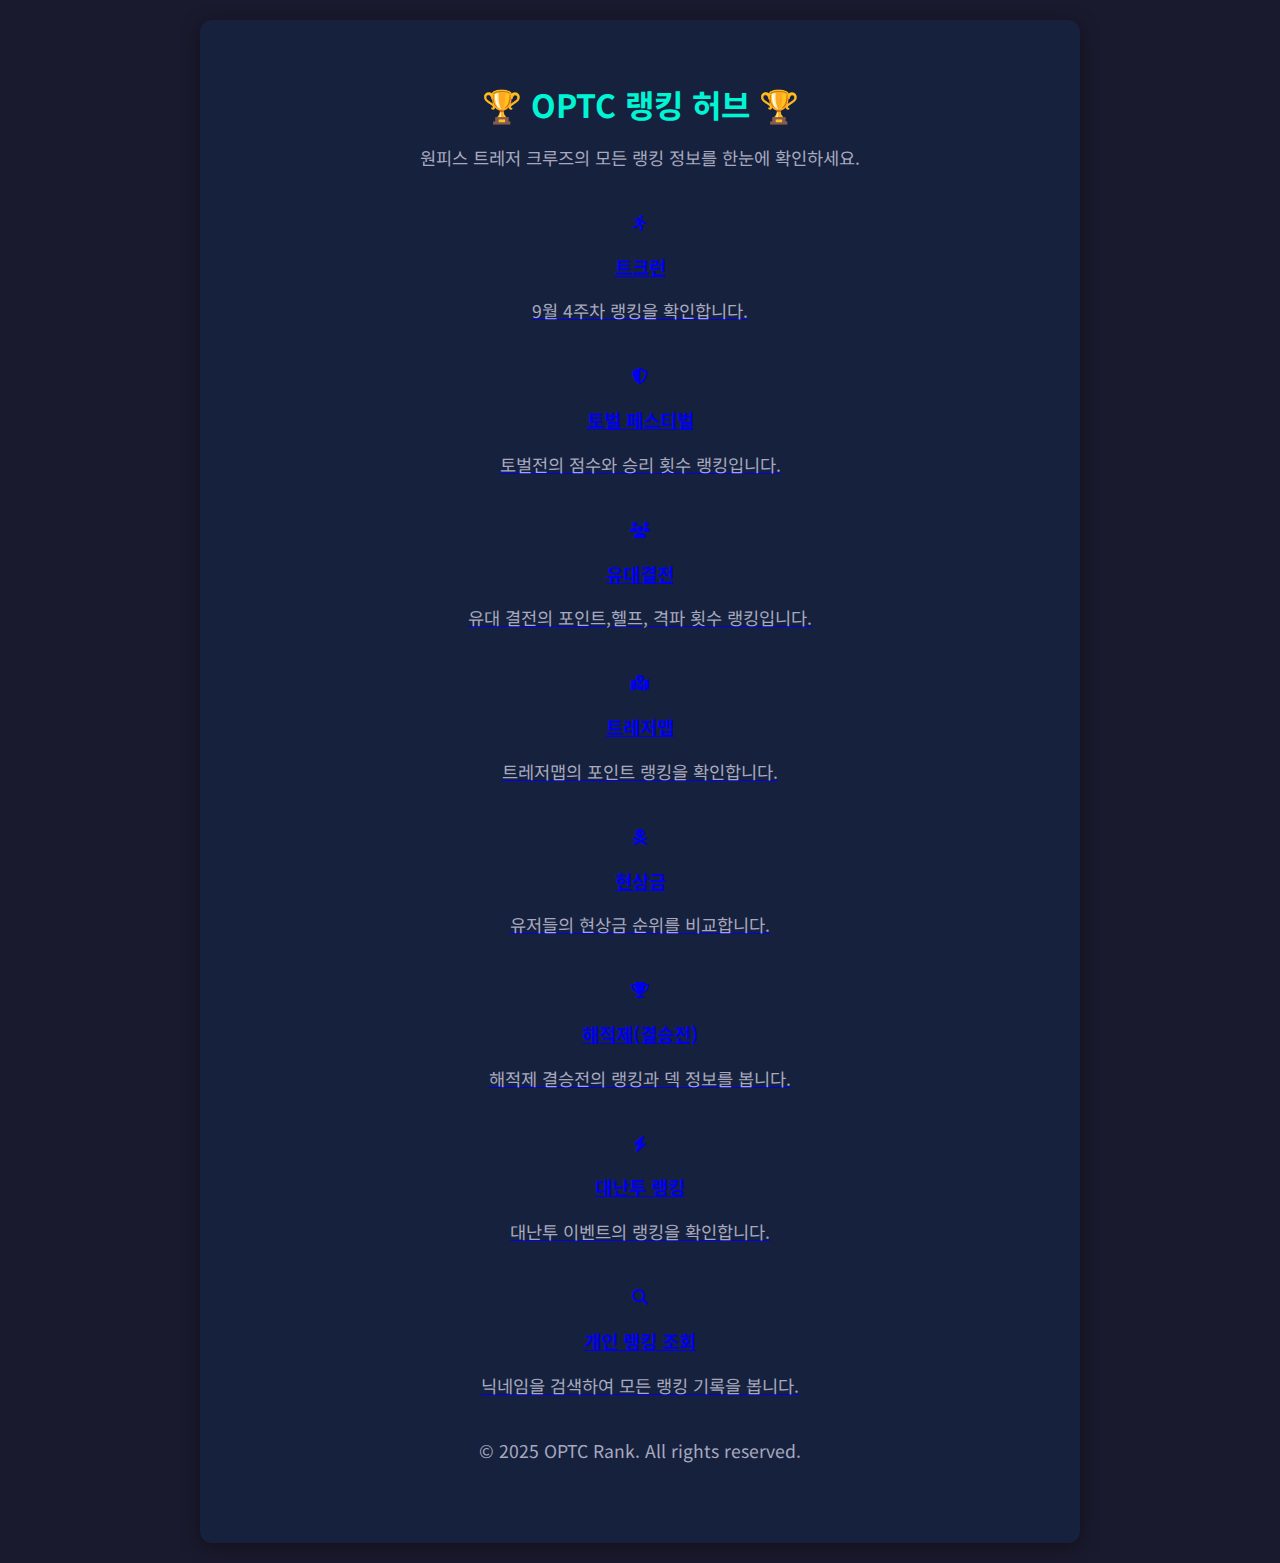
<file: index.html>
<!DOCTYPE html>
<html lang="ko">
<head>
    <meta charset="UTF-8">
    <meta name="viewport" content="width=device-width, initial-scale=1.0">
    <title>OPTC 랭킹 허브</title>
    <link rel="stylesheet" href="main_style.css">
    <link rel="stylesheet" href="https://cdnjs.cloudflare.com/ajax/libs/font-awesome/6.5.1/css/all.min.css">
</head>
<body>
    <div class="hub-container">
        <header class="hub-header">
            <h1>🏆 OPTC 랭킹 허브 🏆</h1>
            <p>원피스 트레저 크루즈의 모든 랭킹 정보를 한눈에 확인하세요.</p>
        </header>

        <main class="card-grid">
            <a href="rank_type_1/index.html" class="card">
                <div class="card-icon"><i class="fa-solid fa-person-running"></i></div>
                <div class="card-body">
                    <h3>트크런</h3>
                    <p>9월 4주차 랭킹을 확인합니다.</p>
                </div>
            </a>
            <a href="rank_type_2/index.html" class="card">
                <div class="card-icon"><i class="fa-solid fa-shield-halved"></i></div>
                <div class="card-body">
                    <h3>토벌 페스티벌</h3>
                    <p>토벌전의 점수와 승리 횟수 랭킹입니다.</p>
                </div>
            </a>
            <a href="rank_type_3/index.html" class="card">
                <div class="card-icon"><i class="fa-solid fa-users"></i></div>
                <div class="card-body">
                    <h3>유대결전</h3>
                    <p>유대 결전의 포인트,헬프, 격파 횟수 랭킹입니다.</p>
                </div>
            </a>
            <a href="rank_type_4/index.html" class="card">
                <div class="card-icon"><i class="fa-solid fa-map-location-dot"></i></div>
                <div class="card-body">
                    <h3>트레저맵</h3>
                    <p>트레저맵의 포인트 랭킹을 확인합니다.</p>
                </div>
            </a>
            <a href="rank_type_5/index.html" class="card">
                <div class="card-icon"><i class="fa-solid fa-skull-crossbones"></i></div>
                <div class="card-body">
                    <h3>현상금</h3>
                    <p>유저들의 현상금 순위를 비교합니다.</p>
                </div>
            </a>
            <a href="rank_type_6/index.html" class="card">
                <div class="card-icon"><i class="fa-solid fa-trophy"></i></div>
                <div class="card-body">
                    <h3>해적제(결승전)</h3>
                    <p>해적제 결승전의 랭킹과 덱 정보를 봅니다.</p>
                </div>
            </a>
            <a href="rank_type_7/index.html" class="card">
                <div class="card-icon"><i class="fa-solid fa-bolt"></i></div>
                <div class="card-body">
                    <h3>대난투 랭킹</h3>
                    <p>대난투 이벤트의 랭킹을 확인합니다.</p>
                </div>
            </a>
            <a href="history/index.html" class="card card-special">
                <div class="card-icon"><i class="fa-solid fa-magnifying-glass"></i></div>
                <div class="card-body">
                    <h3>개인 랭킹 조회</h3>
                    <p>닉네임을 검색하여 모든 랭킹 기록을 봅니다.</p>
                </div>
            </a>
        </main>

        <footer class="hub-footer">
            <p>&copy; 2025 OPTC Rank. All rights reserved.</p>
        </footer>
    </div>
</body>
</html>
</file>
<file: main_style.css>
@import url('https://fonts.googleapis.com/css2?family=Noto+Sans+KR:wght@400;700&display=swap');

body {
    font-family: 'Noto Sans KR', sans-serif;
    background-color: #1a1a2e;
    color: #e0e0e0;
    display: flex;
    justify-content: center;
    align-items: center;
    min-height: 100vh;
    margin: 0;
    padding: 20px;
    box-sizing: border-box;
}

.hub-container {
    text-align: center;
    background-color: #16213e;
    padding: 40px;
    border-radius: 12px;
    box-shadow: 0 4px 20px rgba(0, 0, 0, 0.4);
    width: 100%;
    max-width: 800px;
}

h1 {
    color: #00f5d4;
    margin-bottom: 15px;
}

p {
    color: #a7a9be;
    margin-bottom: 40px;
    font-size: 1.1em;
}

.button-grid {
    display: grid;
    grid-template-columns: repeat(auto-fit, minmax(250px, 1fr));
    gap: 20px;
}

.hub-button {
    display: block;
    background-color: #e94560;
    color: white;
    padding: 20px;
    border-radius: 8px;
    text-decoration: none;
    font-size: 1.2em;
    font-weight: bold;
    transition: background-color 0.3s ease, transform 0.2s ease;
}

.hub-button:hover {
    background-color: #f82a4d;
    transform: translateY(-5px);
}

.hub-button.disabled {
    background-color: #5a617e;
    cursor: not-allowed;
}

.hub-button.disabled:hover {
    transform: none;
}
</file>
